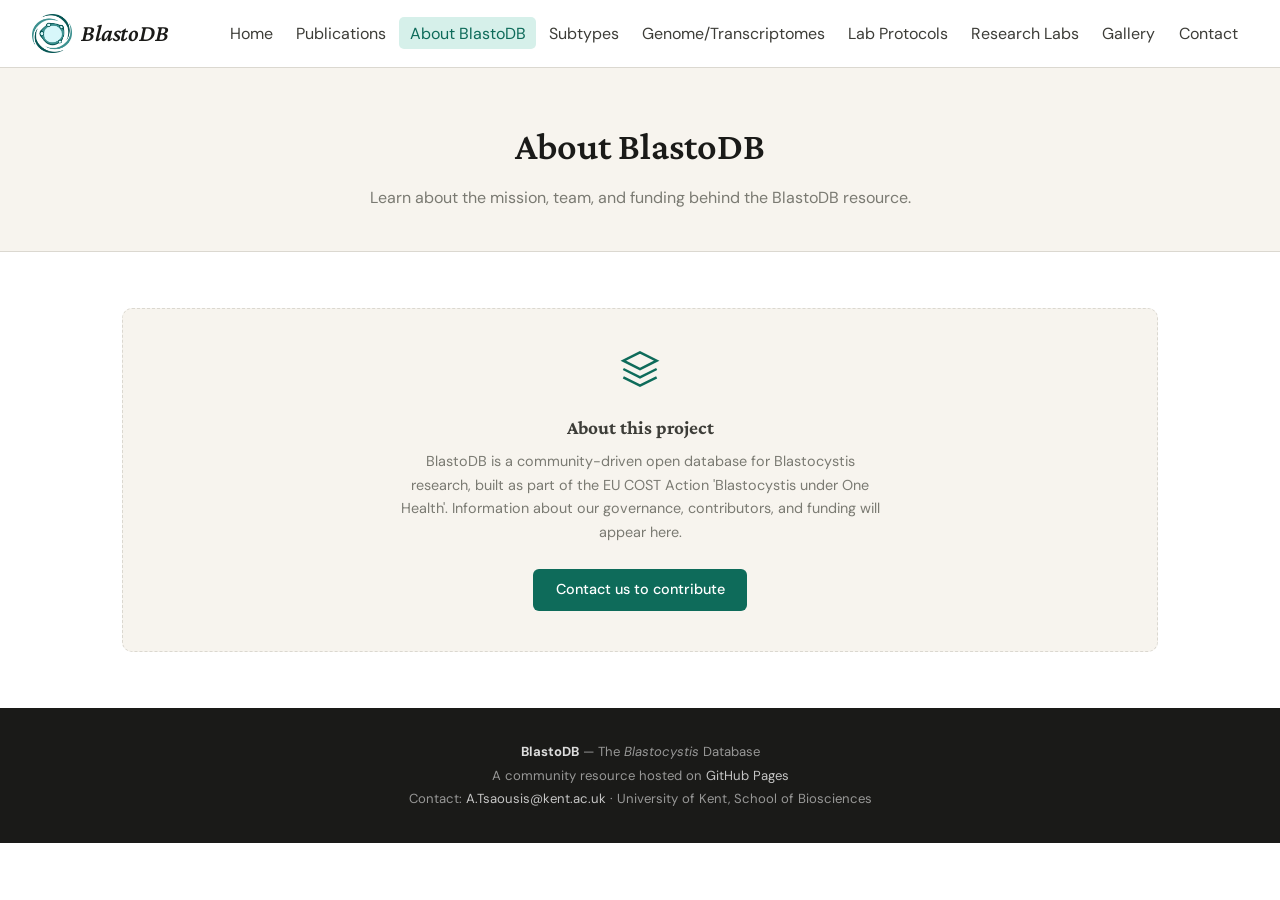
<file: about.html>
<!doctype html>
<html lang="en">
    <head>
        <meta charset="UTF-8" />
        <meta name="viewport" content="width=device-width, initial-scale=1.0" />
        <title>BlastoDB — About</title>
        <meta
            name="description"
            content="Learn about the mission, team, and funding behind the BlastoDB resource."
        />
        <link rel="stylesheet" href="css/style.css" />
        <link rel="icon" type="image/x-icon" href="/images/logomark@4x.webp" />
    </head>
    <body>
        <div id="nav-placeholder"></div>

        <div class="page-hero">
            <h1>About BlastoDB</h1>
            <p>
                Learn about the mission, team, and funding behind the BlastoDB
                resource.
            </p>
        </div>

        <section class="section">
            <div class="placeholder-box">
                <svg
                    style="
                        width: 40px;
                        height: 40px;
                        stroke: var(--teal);
                        fill: none;
                        stroke-width: 1.5;
                        margin-bottom: 1rem;
                    "
                    viewBox="0 0 24 24"
                >
                    <path
                        d="M12 2L2 7l10 5 10-5-10-5zM2 17l10 5 10-5M2 12l10 5 10-5"
                    />
                </svg>
                <h3>About this project</h3>
                <p
                    style="
                        font-size: 0.9rem;
                        margin-top: 0.4rem;
                        max-width: 480px;
                        margin-left: auto;
                        margin-right: auto;
                        line-height: 1.65;
                    "
                >
                    BlastoDB is a community-driven open database for
                    Blastocystis research, built as part of the EU COST Action
                    'Blastocystis under One Health'. Information about our
                    governance, contributors, and funding will appear here.
                </p>
                <a
                    class="btn"
                    href="contact.html"
                    style="margin-top: 1.5rem; display: inline-block"
                    >Contact us to contribute</a
                >
            </div>
        </section>

        <div id="footer-placeholder"></div>
        <script src="js/shared.js"></script>
    </body>
</html>
</file>
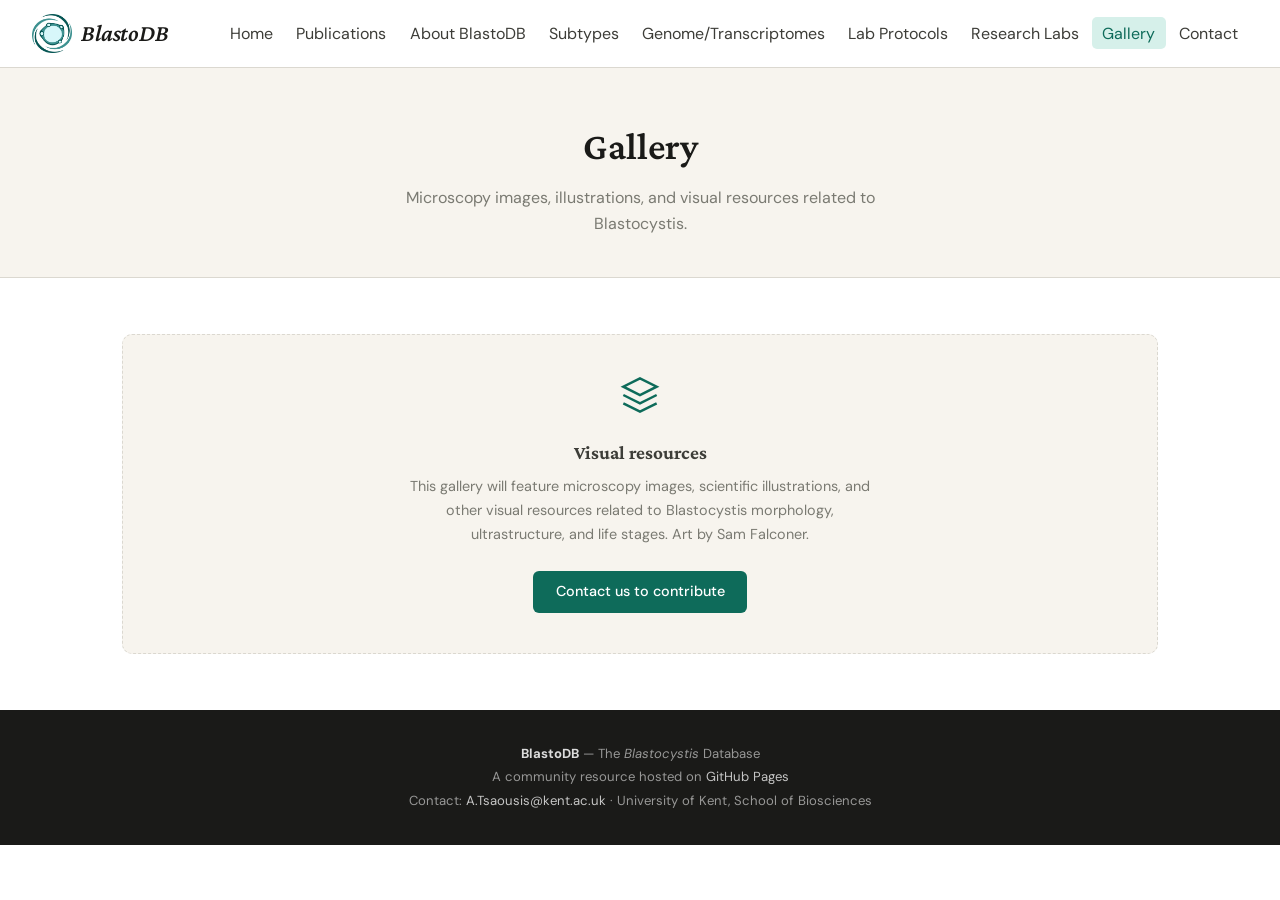
<file: gallery.html>
<!doctype html>
<html lang="en">
    <head>
        <meta charset="UTF-8" />
        <meta name="viewport" content="width=device-width, initial-scale=1.0" />
        <title>BlastoDB - Gallery</title>
        <meta
            name="description"
            content="Microscopy images, illustrations, and visual resources related to Blastocystis."
        />
        <link rel="stylesheet" href="css/style.css" />
        <link rel="icon" type="image/x-icon" href="/images/logomark@4x.webp" />
    </head>
    <body>
        <div id="nav-placeholder"></div>

        <div class="page-hero">
            <h1>Gallery</h1>
            <p>
                Microscopy images, illustrations, and visual resources related
                to Blastocystis.
            </p>
        </div>

        <section class="section">
            <div class="placeholder-box">
                <svg
                    style="
                        width: 40px;
                        height: 40px;
                        stroke: var(--teal);
                        fill: none;
                        stroke-width: 1.5;
                        margin-bottom: 1rem;
                    "
                    viewBox="0 0 24 24"
                >
                    <path
                        d="M12 2L2 7l10 5 10-5-10-5zM2 17l10 5 10-5M2 12l10 5 10-5"
                    />
                </svg>
                <h3>Visual resources</h3>
                <p
                    style="
                        font-size: 0.9rem;
                        margin-top: 0.4rem;
                        max-width: 480px;
                        margin-left: auto;
                        margin-right: auto;
                        line-height: 1.65;
                    "
                >
                    This gallery will feature microscopy images, scientific
                    illustrations, and other visual resources related to
                    Blastocystis morphology, ultrastructure, and life stages.
                    Art by Sam Falconer.
                </p>
                <a
                    class="btn"
                    href="contact.html"
                    style="margin-top: 1.5rem; display: inline-block"
                    >Contact us to contribute</a
                >
            </div>
        </section>

        <div id="footer-placeholder"></div>
        <script src="js/shared.js"></script>
    </body>
</html>
</file>
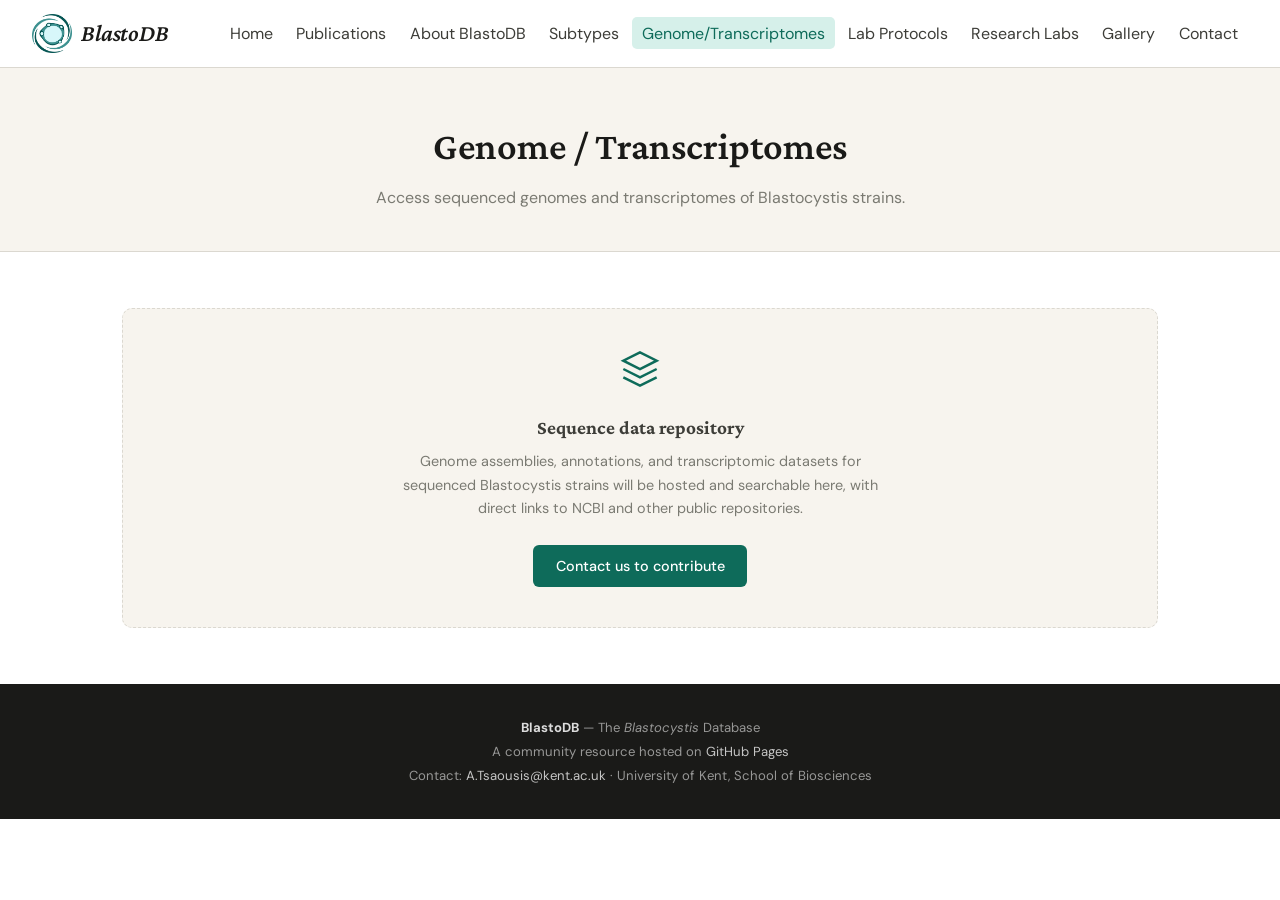
<file: genomes.html>
<!doctype html>
<html lang="en">
    <head>
        <meta charset="UTF-8" />
        <meta name="viewport" content="width=device-width, initial-scale=1.0" />
        <title>BlastoDB - Genome</title>
        <meta
            name="description"
            content="Access sequenced genomes and transcriptomes of Blastocystis strains."
        />
        <link rel="stylesheet" href="css/style.css" />
        <link rel="icon" type="image/x-icon" href="/images/logomark@4x.webp" />
    </head>
    <body>
        <div id="nav-placeholder"></div>

        <div class="page-hero">
            <h1>Genome / Transcriptomes</h1>
            <p>
                Access sequenced genomes and transcriptomes of Blastocystis
                strains.
            </p>
        </div>

        <section class="section">
            <div class="placeholder-box">
                <svg
                    style="
                        width: 40px;
                        height: 40px;
                        stroke: var(--teal);
                        fill: none;
                        stroke-width: 1.5;
                        margin-bottom: 1rem;
                    "
                    viewBox="0 0 24 24"
                >
                    <path
                        d="M12 2L2 7l10 5 10-5-10-5zM2 17l10 5 10-5M2 12l10 5 10-5"
                    />
                </svg>
                <h3>Sequence data repository</h3>
                <p
                    style="
                        font-size: 0.9rem;
                        margin-top: 0.4rem;
                        max-width: 480px;
                        margin-left: auto;
                        margin-right: auto;
                        line-height: 1.65;
                    "
                >
                    Genome assemblies, annotations, and transcriptomic datasets
                    for sequenced Blastocystis strains will be hosted and
                    searchable here, with direct links to NCBI and other public
                    repositories.
                </p>
                <a
                    class="btn"
                    href="contact.html"
                    style="margin-top: 1.5rem; display: inline-block"
                    >Contact us to contribute</a
                >
            </div>
        </section>

        <div id="footer-placeholder"></div>
        <script src="js/shared.js"></script>
    </body>
</html>
</file>
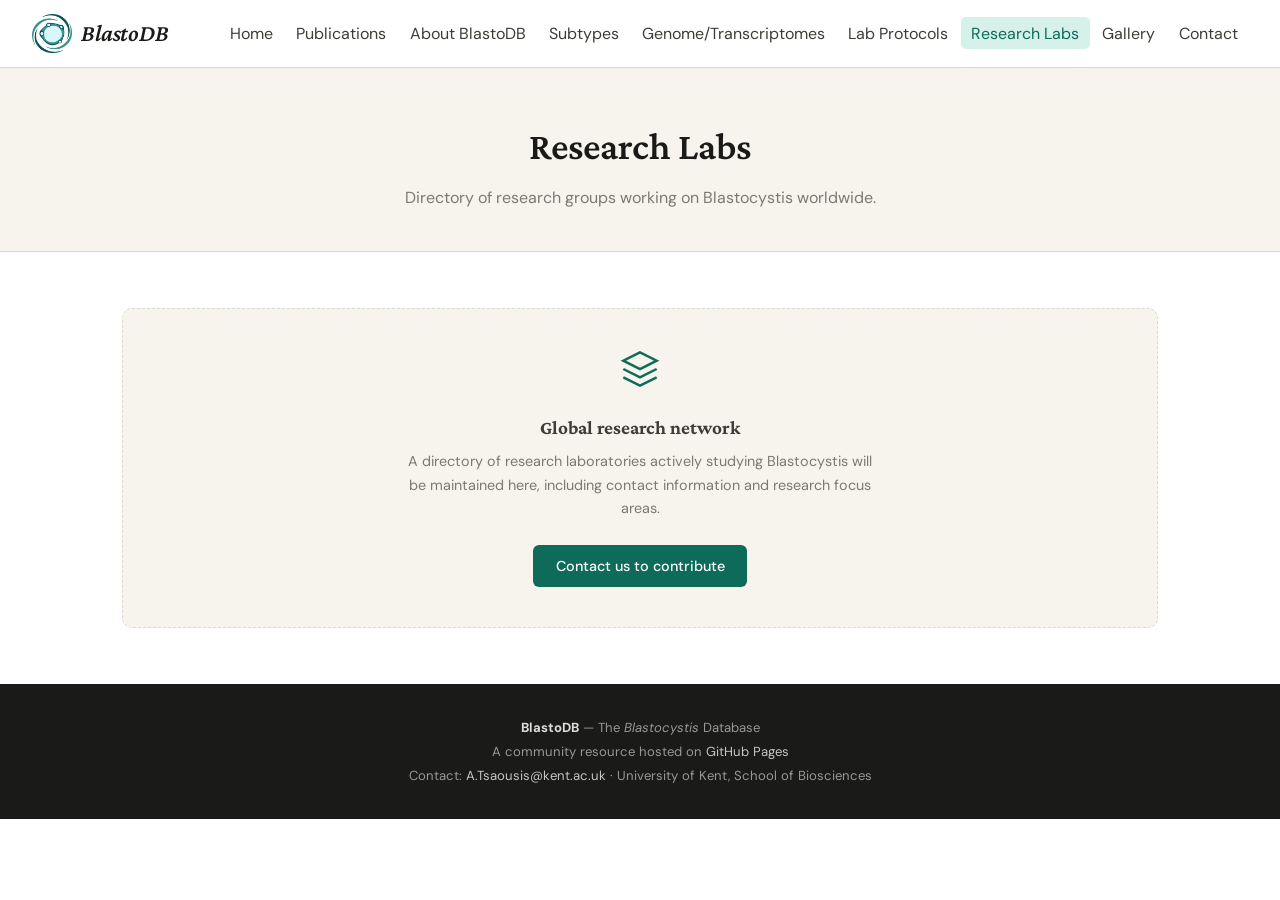
<file: labs.html>
<!doctype html>
<html lang="en">
    <head>
        <meta charset="UTF-8" />
        <meta name="viewport" content="width=device-width, initial-scale=1.0" />
        <title>BlastoDB - Labs</title>
        <meta
            name="description"
            content="Directory of research groups working on Blastocystis worldwide."
        />
        <link rel="stylesheet" href="css/style.css" />
        <link rel="icon" type="image/x-icon" href="/images/logomark@4x.webp" />
    </head>
    <body>
        <div id="nav-placeholder"></div>

        <div class="page-hero">
            <h1>Research Labs</h1>
            <p>
                Directory of research groups working on Blastocystis worldwide.
            </p>
        </div>

        <section class="section">
            <div class="placeholder-box">
                <svg
                    style="
                        width: 40px;
                        height: 40px;
                        stroke: var(--teal);
                        fill: none;
                        stroke-width: 1.5;
                        margin-bottom: 1rem;
                    "
                    viewBox="0 0 24 24"
                >
                    <path
                        d="M12 2L2 7l10 5 10-5-10-5zM2 17l10 5 10-5M2 12l10 5 10-5"
                    />
                </svg>
                <h3>Global research network</h3>
                <p
                    style="
                        font-size: 0.9rem;
                        margin-top: 0.4rem;
                        max-width: 480px;
                        margin-left: auto;
                        margin-right: auto;
                        line-height: 1.65;
                    "
                >
                    A directory of research laboratories actively studying
                    Blastocystis will be maintained here, including contact
                    information and research focus areas.
                </p>
                <a
                    class="btn"
                    href="contact.html"
                    style="margin-top: 1.5rem; display: inline-block"
                    >Contact us to contribute</a
                >
            </div>
        </section>

        <div id="footer-placeholder"></div>
        <script src="js/shared.js"></script>
    </body>
</html>
</file>
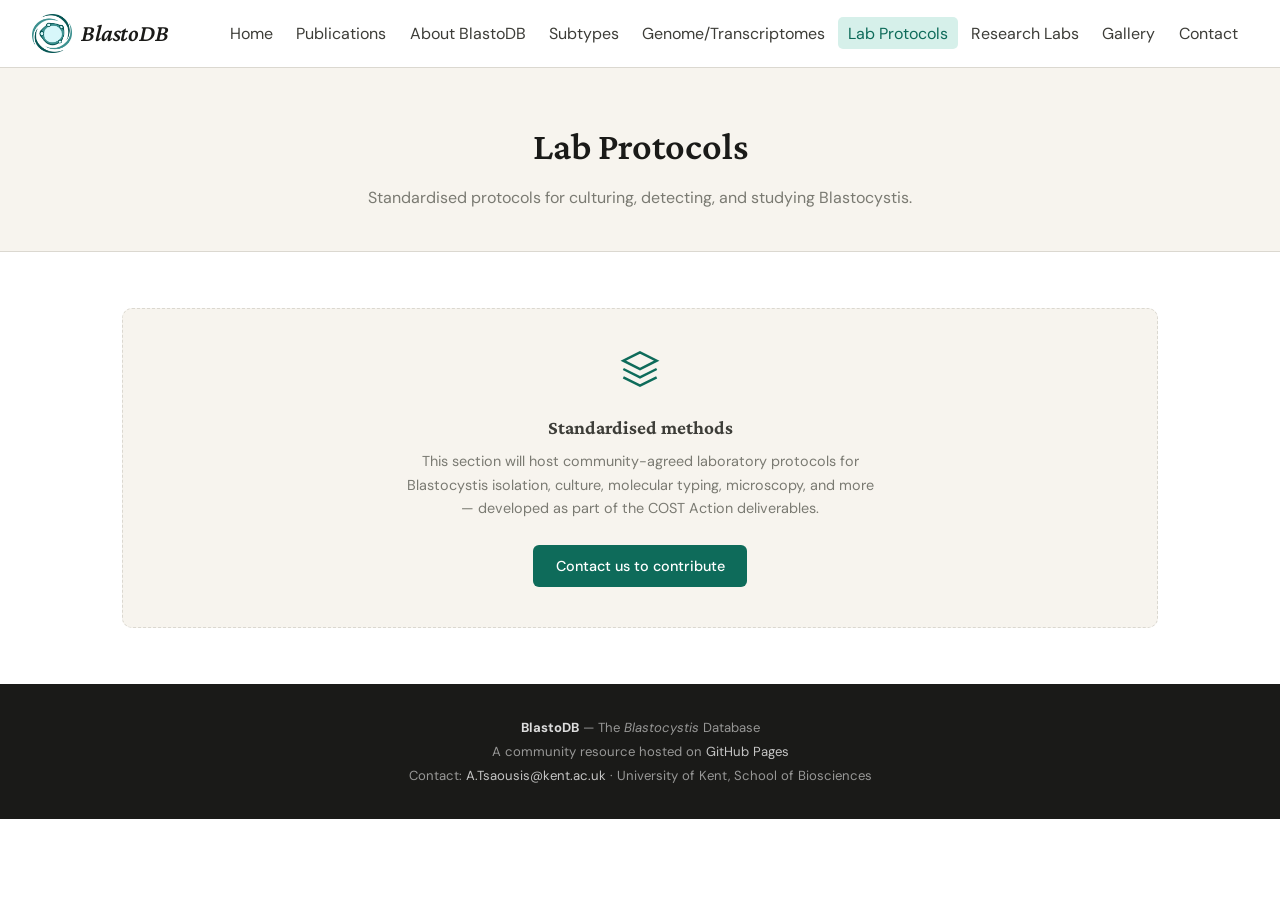
<file: protocols.html>
<!doctype html>
<html lang="en">
    <head>
        <meta charset="UTF-8" />
        <meta name="viewport" content="width=device-width, initial-scale=1.0" />
        <title>BlastoDB - Protocols</title>
        <meta
            name="description"
            content="Standardised protocols for culturing, detecting, and studying Blastocystis."
        />
        <link rel="stylesheet" href="css/style.css" />
        <link rel="icon" type="image/x-icon" href="/images/logomark@4x.webp" />
    </head>
    <body>
        <div id="nav-placeholder"></div>

        <div class="page-hero">
            <h1>Lab Protocols</h1>
            <p>
                Standardised protocols for culturing, detecting, and studying
                Blastocystis.
            </p>
        </div>

        <section class="section">
            <div class="placeholder-box">
                <svg
                    style="
                        width: 40px;
                        height: 40px;
                        stroke: var(--teal);
                        fill: none;
                        stroke-width: 1.5;
                        margin-bottom: 1rem;
                    "
                    viewBox="0 0 24 24"
                >
                    <path
                        d="M12 2L2 7l10 5 10-5-10-5zM2 17l10 5 10-5M2 12l10 5 10-5"
                    />
                </svg>
                <h3>Standardised methods</h3>
                <p
                    style="
                        font-size: 0.9rem;
                        margin-top: 0.4rem;
                        max-width: 480px;
                        margin-left: auto;
                        margin-right: auto;
                        line-height: 1.65;
                    "
                >
                    This section will host community-agreed laboratory protocols
                    for Blastocystis isolation, culture, molecular typing,
                    microscopy, and more — developed as part of the COST Action
                    deliverables.
                </p>
                <a
                    class="btn"
                    href="contact.html"
                    style="margin-top: 1.5rem; display: inline-block"
                    >Contact us to contribute</a
                >
            </div>
        </section>

        <div id="footer-placeholder"></div>
        <script src="js/shared.js"></script>
    </body>
</html>
</file>
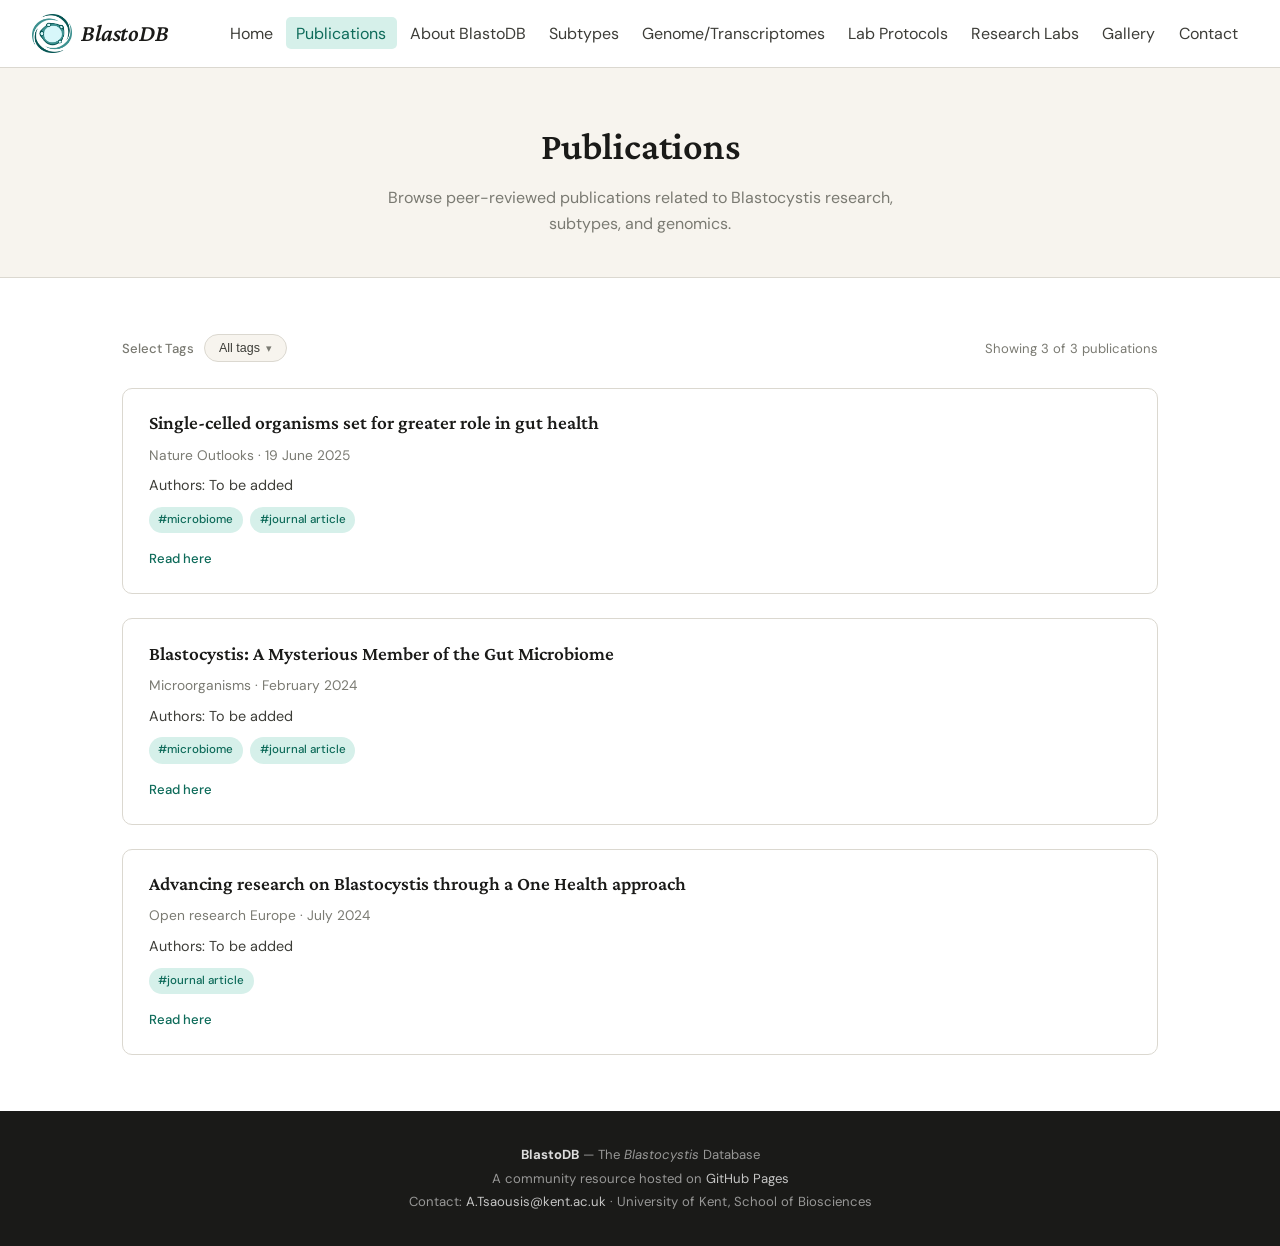
<file: publications.html>
<!doctype html>
<html lang="en">
    <head>
        <meta charset="UTF-8" />
        <meta name="viewport" content="width=device-width, initial-scale=1.0" />
        <title>BlastoDB - Publications</title>
        <meta
            name="description"
            content="Browse peer-reviewed publications related to Blastocystis research, subtypes, and genomics."
        />
        <link rel="stylesheet" href="css/style.css" />
        <link rel="icon" type="image/x-icon" href="/images/logomark@4x.webp" />
    </head>
    <body>
        <div id="nav-placeholder"></div>

        <div class="page-hero">
            <h1>Publications</h1>
            <p>
                Browse peer-reviewed publications related to Blastocystis
                research, subtypes, and genomics.
            </p>
        </div>

        <section class="section">
            <div class="pub-controls">
                <div class="pub-filter-group">
                    <label class="pub-filter-label" for="pub-filter-toggle"
                        >Select Tags</label
                    >
                    <div class="pub-filters" id="pub-filters"></div>
                </div>
                <div class="pub-count" id="pub-count" aria-live="polite"></div>
            </div>

            <div class="news-list pub-list" id="pub-list"></div>
            <div class="pub-empty" id="pub-empty" hidden>
                No publications match these tags yet.
            </div>
            <noscript>
                <div class="pub-empty">
                    Enable JavaScript to view the publications list.
                </div>
            </noscript>
        </section>

        <div id="footer-placeholder"></div>
        <script src="js/shared.js"></script>
        <script src="js/publications.js"></script>
    </body>
</html>
</file>
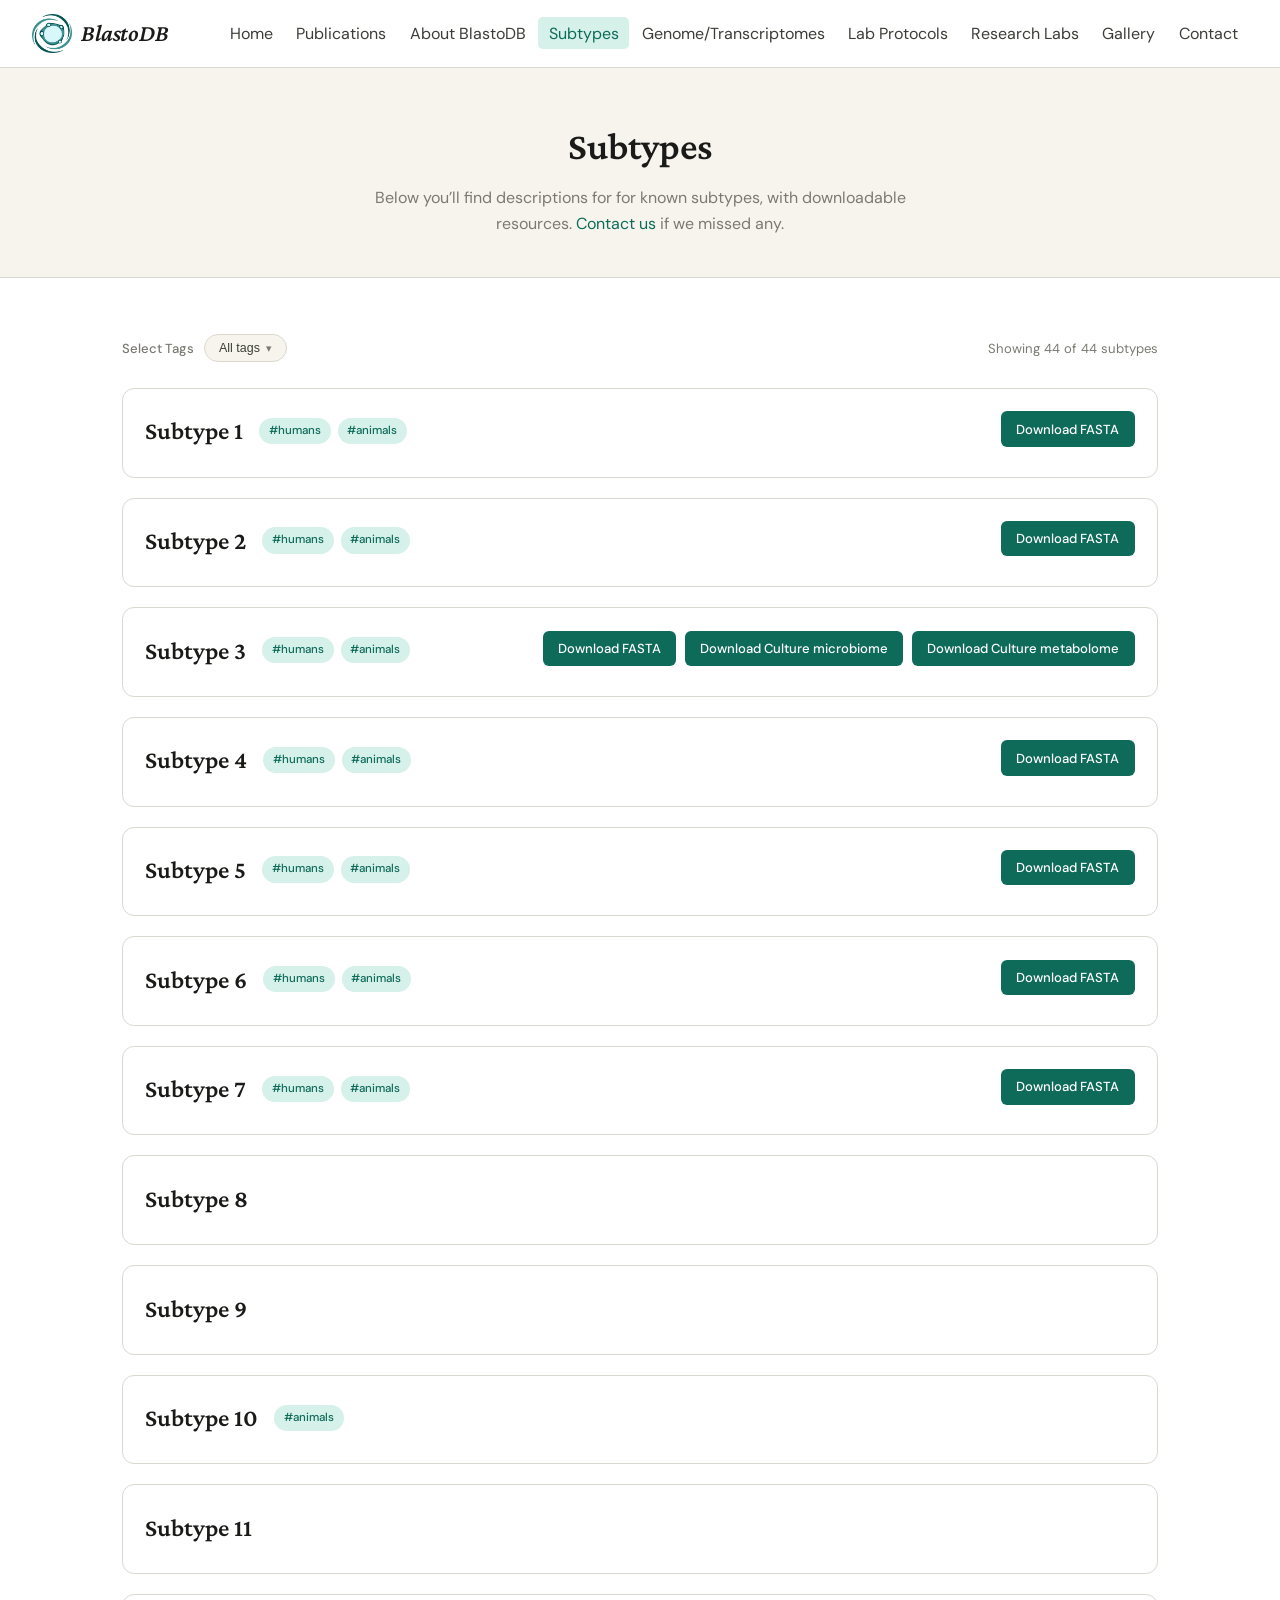
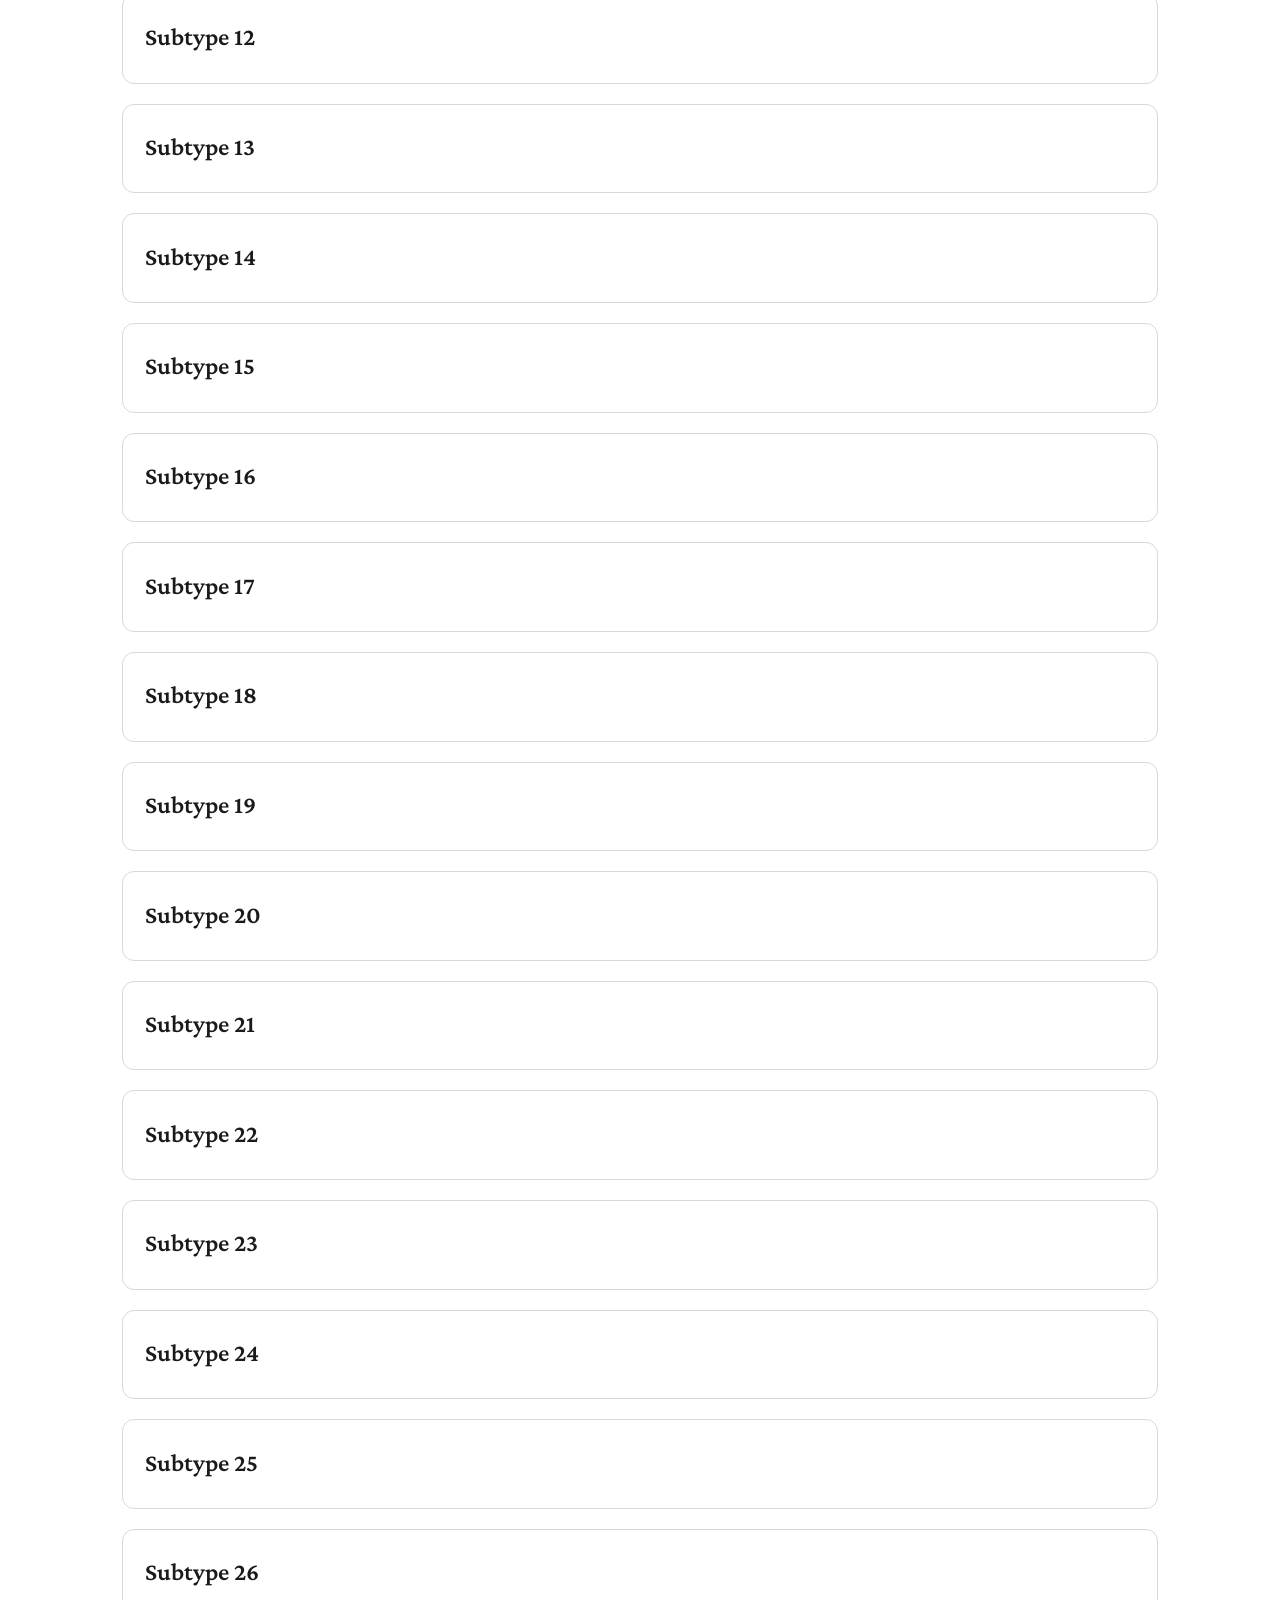
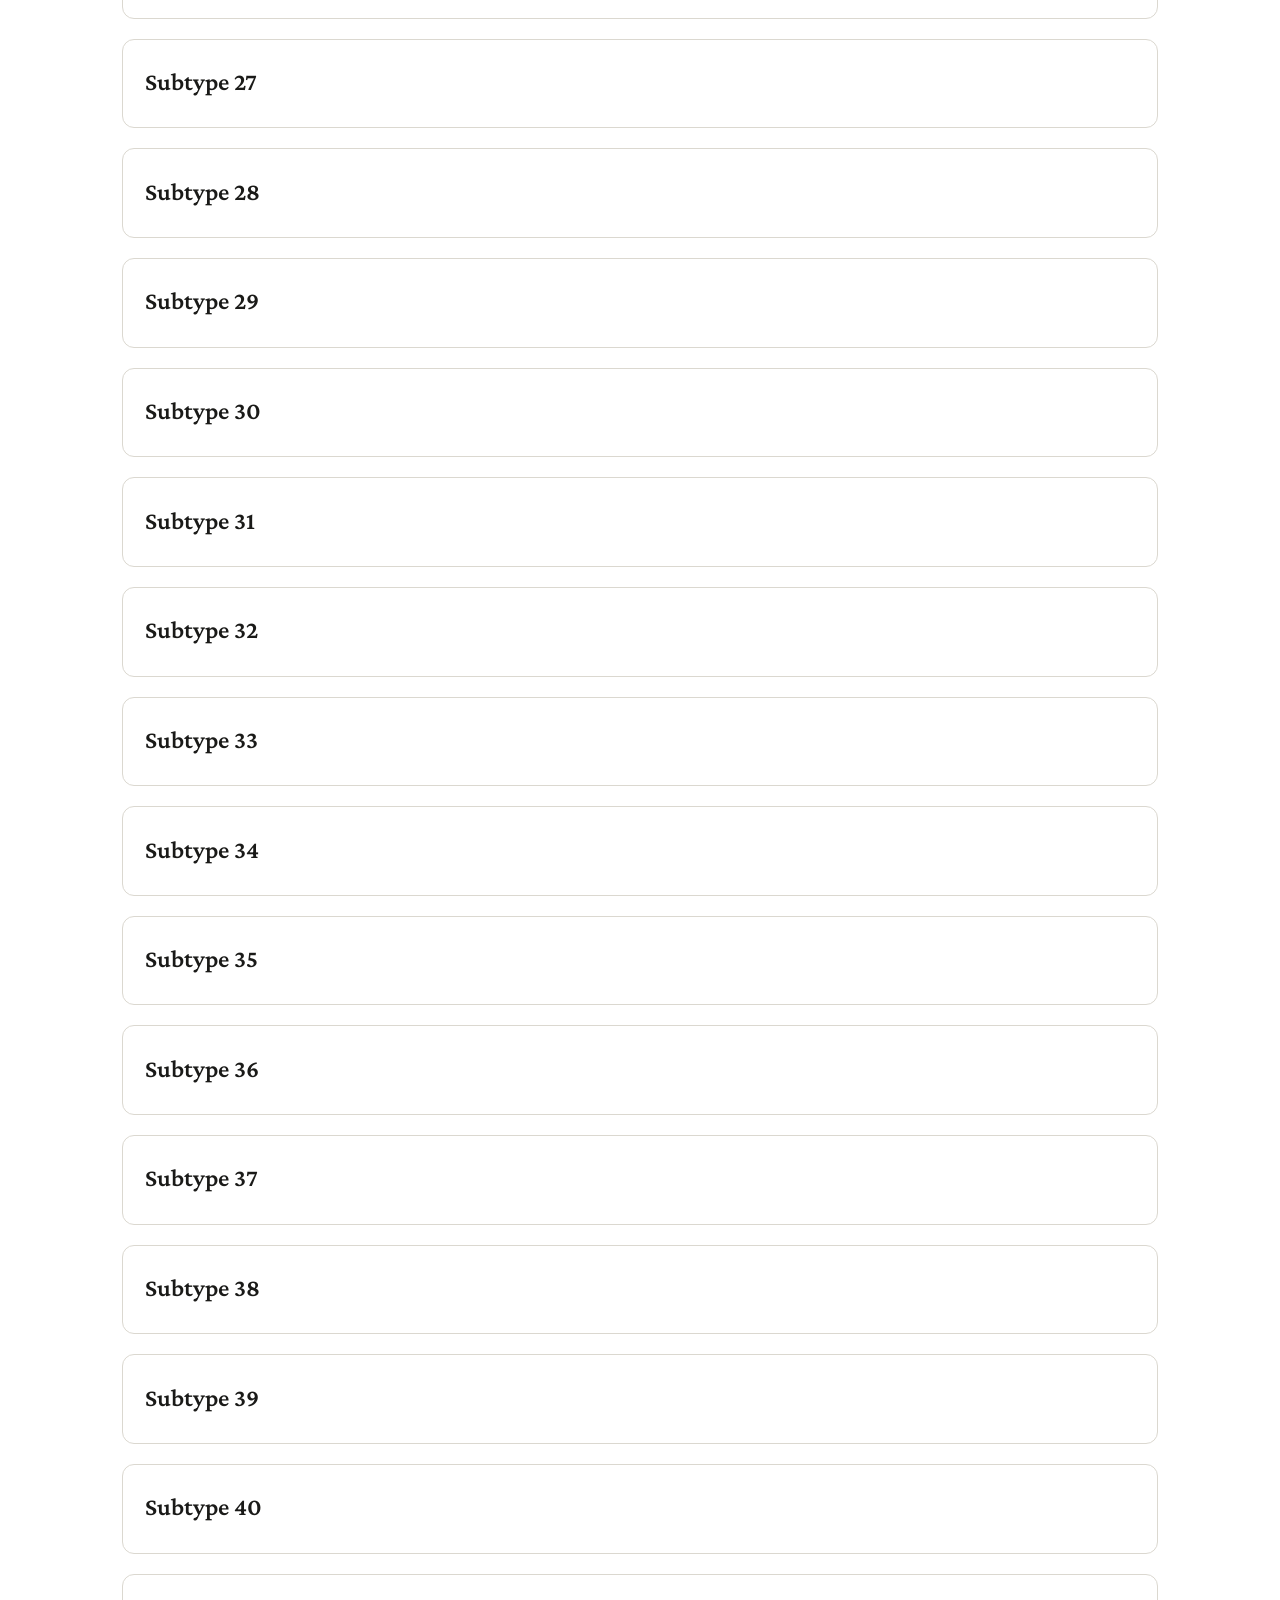
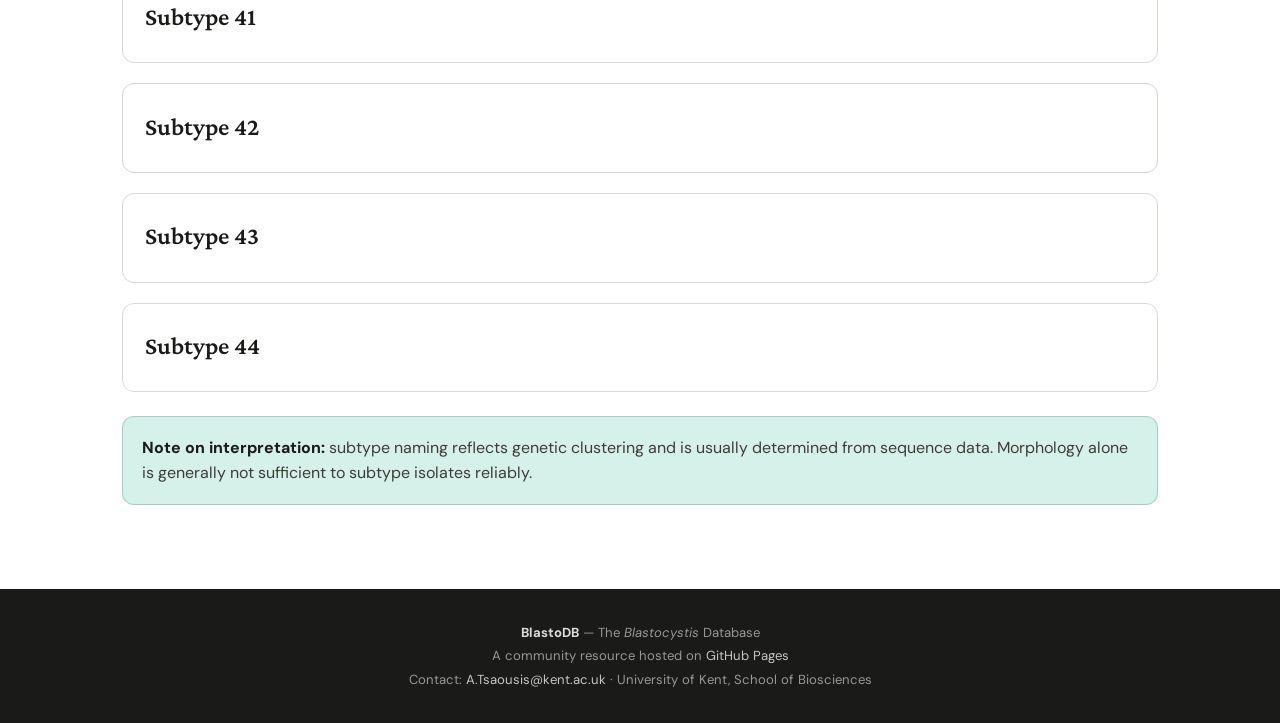
<file: subtypes.html>
<!doctype html>
<html lang="en">
    <head>
        <meta charset="UTF-8" />
        <meta name="viewport" content="width=device-width, initial-scale=1.0" />
        <title>BlastoDB - Subtypes</title>
        <link rel="icon" type="image/x-icon" href="/images/logomark@4x.webp" />
        <meta
            name="description"
            content="Explore Blastocystis subtypes ST1–ST7 with images and downloadable FASTA reference sequences."
        />
        <link rel="stylesheet" href="css/style.css" />
    </head>
    <body>
        <div id="nav-placeholder"></div>

        <div class="page-hero">
            <h1>Subtypes</h1>
            <p>
                Below you’ll find descriptions for for known subtypes, with
                downloadable resources.
                <a
                    href="https://www.blastodb.com/contact"
                    target="_blank"
                    rel="noopener noreferrer"
                    >Contact us</a
                >
                if we missed any.
            </p>
        </div>

        <section class="section">
            <div class="pub-controls">
                <div class="pub-filter-group">
                    <label class="pub-filter-label" for="subtype-filter-toggle"
                        >Select Tags</label
                    >
                    <div class="pub-filters" id="subtype-filters"></div>
                </div>
                <div
                    class="pub-count"
                    id="subtype-count"
                    aria-live="polite"
                ></div>
            </div>

            <div class="subtype-grid" id="subtype-grid"></div>
            <div class="pub-empty" id="subtype-empty" hidden>
                No subtypes match these tags yet.
            </div>
            <noscript>
                <div class="pub-empty">
                    Enable JavaScript to view the subtype list.
                </div>
            </noscript>

            <div class="callout" style="margin-top: 1.5rem">
                <strong>Note on interpretation:</strong>
                subtype naming reflects genetic clustering and is usually
                determined from sequence data. Morphology alone is generally not
                sufficient to subtype isolates reliably.
            </div>
        </section>

        <div id="footer-placeholder"></div>
        <script src="js/shared.js"></script>
        <script src="js/subtypes.js"></script>
    </body>
</html>
</file>
<file: css/style.css>
@import url("https://fonts.googleapis.com/css2?family=Crimson+Pro:ital,wght@0,300;0,400;0,600;1,300;1,400&family=DM+Sans:wght@300;400;500&display=swap");

:root {
    --teal: #0e6b5a;
    --teal-light: #d6f0ea;
    --teal-mid: #1a9378;
    --sand: #f7f4ee;
    --ink: #1a1a18;
    --ink-soft: #3d3d38;
    --muted: #7a7a72;
    --border: #dbd8d0;
    --white: #ffffff;
    --accent: #b34a1e;
    --nav-h: 68px;
}

*,
*::before,
*::after {
    box-sizing: border-box;
    margin: 0;
    padding: 0;
}

html {
    scroll-behavior: smooth;
}

body {
    font-family: "DM Sans", sans-serif;
    font-size: 16px;
    color: var(--ink);
    background: var(--white);
    line-height: 1.6;
}

a {
    color: var(--teal);
    text-decoration: none;
}
a:hover {
    color: var(--teal-mid);
    text-decoration: underline;
}

/* ── NAV ── */
nav {
    position: sticky;
    top: 0;
    z-index: 100;
    height: var(--nav-h);
    background: var(--white);
    border-bottom: 1px solid var(--border);
    display: flex;
    align-items: center;
    padding: 0 2rem;
    gap: 2rem;
}

.nav-logo {
    display: flex;
    align-items: center;
    gap: 0.6rem;
    text-decoration: none;
    flex-shrink: 0;
}

.nav-logo img {
    height: 40px;
    width: auto;
    object-fit: contain;
}

.nav-logo span {
    font-family: "Crimson Pro", serif;
    font-size: 1.45rem;
    font-weight: 600;
    color: var(--ink);
    letter-spacing: -0.01em;
}

.nav-links {
    display: flex;
    align-items: center;
    gap: 0.15rem;
    font-size: 1rem;
    list-style: none;
    flex-wrap: wrap;
    flex: 1;
    justify-content: flex-end;
}

.nav-links a {
    font-size: 1rem;
    font-weight: 400;
    color: var(--ink-soft);
    padding: 0.35rem 0.65rem;
    border-radius: 5px;
    transition:
        background 0.15s,
        color 0.15s;
    white-space: nowrap;
    text-decoration: none;
}

.nav-links a:hover,
.nav-links a.active {
    background: var(--teal-light);
    color: var(--teal);
}

/* ── HERO ── */
.hero {
    background: var(--sand);
    padding: 4.5rem 2rem 3.5rem;
    display: grid;
    grid-template-columns: 1fr 1fr;
    gap: 3rem;
    align-items: center;
    max-width: 1100px;
    margin: 0 auto;
}

.hero-text h1 {
    font-family: "Crimson Pro", serif;
    font-size: 3rem;
    font-weight: 600;
    line-height: 1.15;
    color: var(--ink);
    margin-bottom: 1rem;
}

.hero-text h1 em {
    font-style: italic;
    color: var(--teal);
}

.hero-text p {
    font-size: 1.05rem;
    color: var(--ink-soft);
    max-width: 420px;
    line-height: 1.7;
    margin-bottom: 1.5rem;
}

.hero-img {
    display: flex;
    justify-content: center;
    align-items: center;
}

.hero-img img {
    max-height: 280px;
    width: auto;
    border-radius: 12px;
    opacity: 0.92;
}

.btn {
    display: inline-block;
    background: var(--teal);
    color: var(--white) !important;
    padding: 0.6rem 1.4rem;
    border-radius: 6px;
    font-size: 0.9rem;
    font-weight: 500;
    text-decoration: none !important;
    transition: background 0.15s;
}

.btn:hover {
    background: var(--teal-mid) !important;
    color: var(--white) !important;
}

.btn-outline {
    background: transparent;
    color: var(--teal) !important;
    border: 1.5px solid var(--teal);
}
.btn-outline:hover {
    background: var(--teal-light) !important;
}

/* ── SECTION ── */
.section {
    max-width: 1100px;
    margin: 0 auto;
    padding: 3.5rem 2rem;
}

.section-title {
    font-family: "Crimson Pro", serif;
    font-size: 1.8rem;
    font-weight: 600;
    color: var(--ink);
    margin-bottom: 0.4rem;
}

.section-sub {
    font-size: 0.9rem;
    color: var(--muted);
    margin-bottom: 2rem;
}

/* ── QUICK LINKS GRID ── */
.quick-grid {
    display: grid;
    grid-template-columns: repeat(auto-fit, minmax(160px, 1fr));
    gap: 1rem;
    margin-bottom: 3.5rem;
}

.quick-card {
    background: var(--sand);
    border: 1px solid var(--border);
    border-radius: 10px;
    padding: 1.2rem 1rem;
    text-align: center;
    text-decoration: none !important;
    color: var(--ink) !important;
    transition:
        border-color 0.15s,
        transform 0.15s,
        box-shadow 0.15s;
    display: flex;
    flex-direction: column;
    align-items: center;
    gap: 0.5rem;
}

.quick-card:hover {
    border-color: var(--teal);
    transform: translateY(-2px);
    box-shadow: 0 4px 12px rgba(14, 107, 90, 0.12);
}

.quick-card svg {
    width: 28px;
    height: 28px;
    stroke: var(--teal);
    fill: none;
    stroke-width: 1.5;
}

.quick-card span {
    font-size: 0.82rem;
    font-weight: 500;
    color: var(--ink-soft);
}

/* ── NEWS ── */
.news-list {
    display: flex;
    flex-direction: column;
    gap: 1.5rem;
}

.news-card {
    border: 1px solid var(--border);
    border-radius: 10px;
    padding: 1.4rem 1.6rem;
    background: var(--white);
    transition: border-color 0.15s;
}

/* Cards are not fully clickable; avoid implying clickability on hover.
   Instead, highlight when a user focuses a link/button inside the card. */
.news-card:focus-within {
    border-color: var(--teal);
    box-shadow: 0 4px 14px rgba(14, 107, 90, 0.1);
}

.news-tag {
    display: inline-block;
    font-size: 0.7rem;
    font-weight: 500;
    text-transform: uppercase;
    letter-spacing: 0.06em;
    background: var(--teal-light);
    color: var(--teal);
    padding: 0.2rem 0.55rem;
    border-radius: 4px;
    margin-bottom: 0.6rem;
}

.news-card h3 {
    font-family: "Crimson Pro", serif;
    font-size: 1.2rem;
    font-weight: 600;
    color: var(--ink);
    margin-bottom: 0.45rem;
    line-height: 1.3;
}

.news-card p {
    font-size: 0.9rem;
    color: var(--ink-soft);
    line-height: 1.65;
    margin-bottom: 0.75rem;
}

.news-card a.read-more {
    font-size: 0.82rem;
    font-weight: 500;
    color: var(--teal);
    text-decoration: none;
}

.news-card a.read-more:hover {
    text-decoration: underline;
}

/* ── DIVIDER ── */
hr.section-rule {
    border: none;
    border-top: 1px solid var(--border);
    margin: 0;
}

/* ── PAGE HERO (inner pages) ── */
.page-hero {
    background: var(--sand);
    border-bottom: 1px solid var(--border);
    padding: 3rem 2rem 2.5rem;
    text-align: center;
}

.page-hero h1 {
    font-family: "Crimson Pro", serif;
    font-size: 2.4rem;
    font-weight: 600;
    color: var(--ink);
    margin-bottom: 0.5rem;
}

.page-hero p {
    font-size: 1rem;
    color: var(--muted);
    max-width: 550px;
    margin: 0 auto;
}

/* ── PLACEHOLDER ── */
.placeholder-box {
    background: var(--sand);
    border: 1.5px dashed var(--border);
    border-radius: 10px;
    padding: 2.5rem 2rem;
    text-align: center;
    color: var(--muted);
}

.placeholder-box h3 {
    font-family: "Crimson Pro", serif;
    font-size: 1.2rem;
    color: var(--ink-soft);
    margin-bottom: 0.4rem;
}

/* ── CONTACT ── */
.contact-grid {
    display: grid;
    grid-template-columns: 1fr 1fr;
    gap: 2.5rem;
    align-items: stretch;
}

.contact-grid .subtype-figure {
    height: 100%;
    align-self: stretch;
}

.contact-grid .subtype-figure img {
    position: absolute;
    inset: 0;
    width: 100%;
    height: 100%;
    object-fit: cover;
    display: block;
}

.contact-card {
    background: var(--sand);
    border: 1px solid var(--border);
    border-radius: 12px;
    padding: 2rem;
}

.contact-card h2 {
    font-family: "Crimson Pro", serif;
    font-size: 1.5rem;
    font-weight: 600;
    margin-bottom: 1rem;
    color: var(--ink);
}

.contact-detail {
    display: flex;
    align-items: flex-start;
    gap: 0.7rem;
    margin-bottom: 0.85rem;
    font-size: 0.92rem;
    color: var(--ink-soft);
}

.contact-detail svg {
    width: 18px;
    height: 18px;
    stroke: var(--teal);
    fill: none;
    stroke-width: 1.8;
    flex-shrink: 0;
    margin-top: 2px;
}

.contact-form {
    display: flex;
    flex-direction: column;
    gap: 1rem;
}

.contact-form label {
    font-size: 0.82rem;
    font-weight: 500;
    color: var(--ink-soft);
    margin-bottom: 0.25rem;
    display: block;
}

.contact-form input,
.contact-form textarea,
.contact-form select {
    width: 100%;
    padding: 0.55rem 0.8rem;
    font-size: 0.9rem;
    font-family: "DM Sans", sans-serif;
    border: 1px solid var(--border);
    border-radius: 6px;
    background: var(--white);
    color: var(--ink);
    outline: none;
    transition: border-color 0.15s;
}

.contact-form input:focus,
.contact-form textarea:focus {
    border-color: var(--teal);
}

.contact-form textarea {
    resize: vertical;
    min-height: 110px;
}

/* ── FOOTER ── */
footer {
    background: var(--ink);
    color: rgba(255, 255, 255, 0.55);
    padding: 2rem;
    text-align: center;
    font-size: 0.82rem;
    line-height: 1.8;
}

footer a {
    color: rgba(255, 255, 255, 0.75);
    text-decoration: none;
}
footer a:hover {
    color: var(--white);
}
footer strong {
    color: rgba(255, 255, 255, 0.85);
}

/* ── RESPONSIVE ── */
@media (max-width: 700px) {
    .hero {
        grid-template-columns: 1fr;
        gap: 2rem;
    }
    .hero-img {
        order: -1;
    }
    .contact-grid {
        grid-template-columns: 1fr;
    }
    .nav-logo span {
        display: none;
    }
    .nav-links a {
        font-size: 0.75rem;
        padding: 0.3rem 0.4rem;
    }
}

/* ── SUBTYPES ── */
.subtype-toc {
    display: flex;
    flex-wrap: wrap;
    gap: 0.55rem;
    margin: 1rem 0 1.5rem;
}

.chip {
    display: inline-flex;
    align-items: center;
    gap: 0.35rem;
    padding: 0.35rem 0.7rem;
    border-radius: 999px;
    border: 1px solid var(--border);
    background: var(--sand);
    font-size: 0.78rem;
    font-weight: 500;
    color: var(--ink-soft) !important;
    text-decoration: none !important;
}

.chip:hover {
    border-color: var(--teal);
    box-shadow: 0 2px 10px rgba(14, 107, 90, 0.1);
}

.callout {
    background: var(--teal-light);
    border: 1px solid rgba(14, 107, 90, 0.25);
    border-radius: 12px;
    padding: 1.1rem 1.2rem;
    color: var(--ink-soft);
    margin: 1.25rem 0 1.75rem;
}

.callout strong {
    color: var(--ink);
}

.subtype-grid {
    display: flex;
    flex-direction: column;
    gap: 1.25rem;
}

.subtype-card {
    border: 1px solid var(--border);
    border-radius: 12px;
    padding: 1.4rem;
    background: var(--white);
}

.subtype-card-headder {
    display: grid;
    grid-template-columns: auto 1fr auto;
    gap: 1rem;
    align-items: start;
    cursor: pointer;
}

.subtype-toggle-indicator {
    display: inline-flex;
    align-items: center;
    gap: 0.4rem;
    font-size: 0.75rem;
    color: var(--muted);
    white-space: nowrap;
}

.subtype-toggle-indicator::before {
    content: "▸";
    font-size: 0.9rem;
    transition: transform 140ms ease;
}

.subtype-card.is-open .subtype-toggle-indicator::before {
    transform: rotate(90deg);
}

.subtype-card-headder:focus {
    outline: 2px solid rgba(14, 107, 90, 0.45);
    outline-offset: 4px;
    border-radius: 10px;
}

/* Subtype cards contain controls, but the card itself is not a link.
   Avoid hover styling that suggests the whole card is clickable. */
.subtype-card:focus-within {
    border-color: rgba(14, 107, 90, 0.45);
    box-shadow: 0 4px 14px rgba(14, 107, 90, 0.1);
}

.subtype-card h2 {
    font-family: "Crimson Pro", serif;
    font-size: 1.55rem;
    font-weight: 600;
    color: var(--ink);
    margin-bottom: 0.2rem;
}

.subtype-meta {
    font-size: 0.85rem;
    color: var(--muted);
    margin-bottom: 1rem;
}

.subtype-body {
    display: none;
    grid-template-columns: 220px 1fr;
    gap: 1.2rem;
    align-items: start;
    margin-top: 1.2rem;
}

.subtype-card.is-open .subtype-body {
    display: grid;
}

.subtype-img {
    width: 100%;
    border-radius: 10px;
    border: 1px solid var(--border);
    background: var(--sand);
    display: block;
}

.subtype-figure {
    position: relative;
    margin: 0;

    /* Override per-figure if needed, e.g. style="--credit-radius: 12px;" */
    --credit-radius: 10px;

    border-radius: var(--credit-radius);
    overflow: hidden;
}

.subtype-figure:focus {
    outline: 2px solid rgba(14, 107, 90, 0.5);
    outline-offset: 3px;
    border-radius: var(--credit-radius);
}

.subtype-caption {
    position: absolute;
    left: 0;
    right: 0;
    bottom: 0;
    padding: 0.6rem 0.75rem;
    border-bottom-left-radius: var(--credit-radius);
    border-bottom-right-radius: var(--credit-radius);
    background: linear-gradient(
        180deg,
        rgba(11, 15, 14, 0) 0%,
        rgba(11, 15, 14, 0.78) 75%,
        rgba(11, 15, 14, 0.86) 100%
    );
    color: rgba(255, 255, 255, 0.92);
    font-size: 0.76rem;
    line-height: 1.35;

    opacity: 0;
    transform: translateY(6px);
    transition:
        opacity 140ms ease,
        transform 140ms ease;

    pointer-events: none;
}

.subtype-figure:hover .subtype-caption,
.subtype-figure:focus .subtype-caption,
.subtype-figure:focus-within .subtype-caption {
    opacity: 1;
    transform: translateY(0);
}

@media (hover: none) {
    /* On touch devices, always show the credit so it's discoverable */
    .subtype-caption {
        opacity: 1;
        transform: none;
    }
}

.subtype-actions {
    display: flex;
    flex-wrap: wrap;
    gap: 0.55rem;
    justify-content: center;
    align-items: center;
    //margin: 0.9rem 0 0.45rem;
}

.btn-sm {
    padding: 0.45rem 0.95rem;
    font-size: 0.82rem;
}

.btn-disabled,
a.btn-disabled {
    background: #cfd9d7;
    color: rgba(26, 26, 24, 0.55) !important;
    cursor: not-allowed;
    border: 1px solid var(--border);
}

.btn-disabled:hover,
a.btn-disabled:hover {
    background: #cfd9d7 !important;
    text-decoration: none !important;
}

.details-note {
    font-size: 0.82rem;
    color: var(--muted);
    margin-top: 0.6rem;
}

details.fasta-details {
    margin-top: 0.8rem;
}

details.fasta-details summary {
    cursor: pointer;
    font-size: 0.88rem;
    font-weight: 500;
    color: var(--teal);
}

details.fasta-details summary:hover {
    color: var(--teal-mid);
}

.fasta-pre {
    margin-top: 0.7rem;
    padding: 0.95rem;
    background: #0b0f0e;
    color: #e8f1ef;
    border-radius: 10px;
    overflow: auto;
    max-height: 360px;
    font-size: 0.78rem;
    line-height: 1.45;
    border: 1px solid rgba(255, 255, 255, 0.08);
}

/* ── PUBLICATIONS ── */
.pub-header {
    margin-bottom: 1.5rem;
}

.pub-controls {
    display: flex;
    flex-wrap: wrap;
    align-items: center;
    justify-content: space-between;
    gap: 1rem;
    margin-bottom: 1.6rem;
}

.pub-filter-group {
    display: flex;
    flex-wrap: wrap;
    align-items: center;
    gap: 0.65rem;
}

.pub-filter-label {
    font-size: 0.82rem;
    color: var(--muted);
    font-weight: 500;
}

.pub-filters {
    position: relative;
}

.pub-filter-dropdown {
    position: relative;
}

.pub-filter-toggle {
    border: 1px solid var(--border);
    background: var(--sand);
    color: var(--ink-soft);
    padding: 0.4rem 0.85rem;
    border-radius: 999px;
    font-size: 0.78rem;
    font-weight: 500;
    cursor: pointer;
    display: inline-flex;
    align-items: center;
    gap: 0.4rem;
    transition:
        border-color 0.15s,
        color 0.15s,
        background 0.15s,
        box-shadow 0.15s;
}

.pub-filter-toggle::after {
    content: "▾";
    font-size: 0.7rem;
    color: var(--muted);
}

.pub-filter-toggle:hover,
.pub-filter-toggle[aria-expanded="true"] {
    border-color: var(--teal);
    color: var(--teal);
    background: var(--teal-light);
}

.pub-filter-toggle[aria-expanded="true"] {
    box-shadow: 0 4px 12px rgba(14, 107, 90, 0.12);
}

.pub-filter-menu {
    position: absolute;
    top: calc(100% + 0.6rem);
    left: 0;
    min-width: 220px;
    padding: 0.65rem;
    background: var(--white);
    border: 1px solid var(--border);
    border-radius: 12px;
    box-shadow: 0 12px 28px rgba(14, 107, 90, 0.12);
    display: none;
    z-index: 20;
}

.pub-filter-menu.open {
    display: block;
}

.pub-filter-option {
    display: flex;
    align-items: center;
    gap: 0.5rem;
    font-size: 0.82rem;
    color: var(--ink-soft);
    padding: 0.35rem 0.35rem;
    border-radius: 8px;
    cursor: pointer;
}

.pub-filter-option input {
    accent-color: var(--teal);
}

.pub-filter-option:hover {
    background: var(--sand);
}

.pub-count {
    font-size: 0.82rem;
    color: var(--muted);
}

.pub-list {
    display: flex;
    flex-direction: column;
    gap: 1.5rem;
}

.pub-card {
    display: flex;
    flex-direction: column;
    gap: 0.75rem;
}

.pub-image {
    border: 1px solid var(--border);
    border-radius: 10px;
    background: var(--sand);
    overflow: hidden;
}

.pub-image img {
    width: 100%;
    height: auto;
    display: block;
}

.pub-title {
    font-family: "Crimson Pro", serif;
    font-size: 1.4rem;
    font-weight: 600;
    color: var(--ink);
    margin-bottom: 0.4rem;
    line-height: 1.3;
}

.pub-meta {
    font-size: 0.86rem;
    color: var(--muted);
    margin-bottom: 0.55rem;
}

.pub-authors {
    font-size: 0.9rem;
    color: var(--ink-soft);
    margin-bottom: 0.6rem;
}

.pub-tags {
    display: flex;
    flex-wrap: wrap;
    gap: 0.45rem;
    margin-top: 0.4rem;
}

.pub-tag {
    display: inline-flex;
    align-items: center;
    padding: 0.25rem 0.6rem;
    border-radius: 999px;
    background: var(--teal-light);
    color: var(--teal);
    font-size: 0.72rem;
    font-weight: 500;
}

.pub-actions {
    margin-top: 0.75rem;
}

.pub-link {
    font-size: 0.85rem;
    font-weight: 500;
    color: var(--teal);
    text-decoration: none;
}

.pub-link:hover {
    text-decoration: underline;
}

.pub-empty {
    border: 1.5px dashed var(--border);
    border-radius: 10px;
    padding: 1.2rem 1.5rem;
    text-align: center;
    color: var(--muted);
    background: var(--sand);
}

@media (max-width: 800px) {
    .subtype-body {
        grid-template-columns: 1fr;
    }
}
</file>
